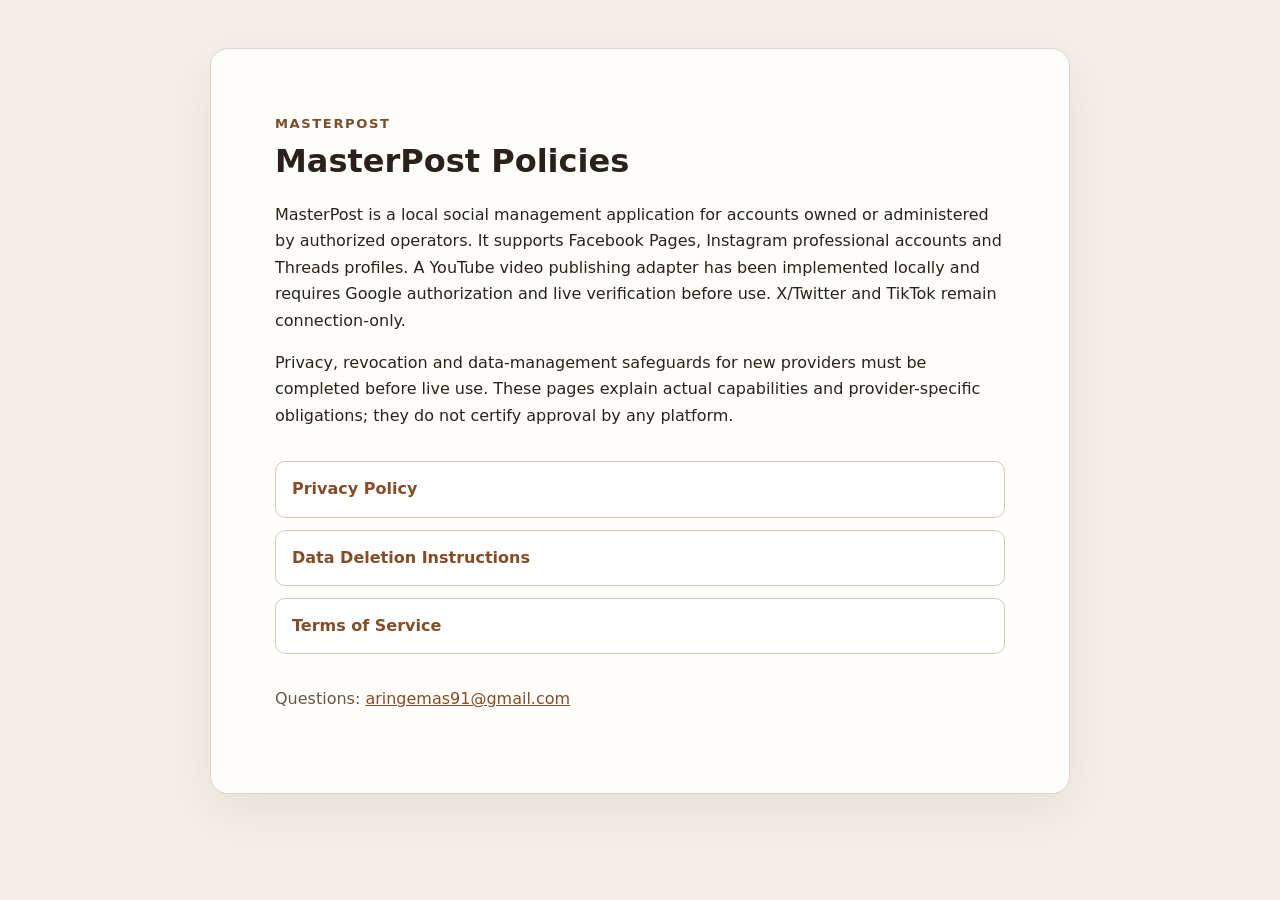
<file: index.html>
<!doctype html>
<html lang="en">
<head>
  <meta charset="utf-8">
  <meta name="viewport" content="width=device-width, initial-scale=1">
  <meta name="description" content="Official policies for the MasterPost local social publishing application.">
  <meta name="google-site-verification" content="zQykyho7zmy6Qe_H46rsLC2ZY513DMPlMJw_WCKQqjk" />
  <title>MasterPost Policies</title>
  <link rel="stylesheet" href="styles.css">
</head>
<body>
  <main class="card">
    <p class="eyebrow">MasterPost</p>
    <h1>MasterPost Policies</h1>
    <p>MasterPost is a local social management application for accounts owned or administered by authorized operators. It supports Facebook Pages, Instagram professional accounts and Threads profiles. A YouTube video publishing adapter has been implemented locally and requires Google authorization and live verification before use. X/Twitter and TikTok remain connection-only.</p>
    <p>Privacy, revocation and data-management safeguards for new providers must be completed before live use. These pages explain actual capabilities and provider-specific obligations; they do not certify approval by any platform.</p>
    <nav aria-label="Policy pages">
      <a href="privacy-policy.html">Privacy Policy</a>
      <a href="data-deletion.html">Data Deletion Instructions</a>
      <a href="terms.html">Terms of Service</a>
    </nav>
    <p class="contact">Questions: <a href="mailto:aringemas91@gmail.com">aringemas91@gmail.com</a></p>
  </main>
</body>
</html>
</file>
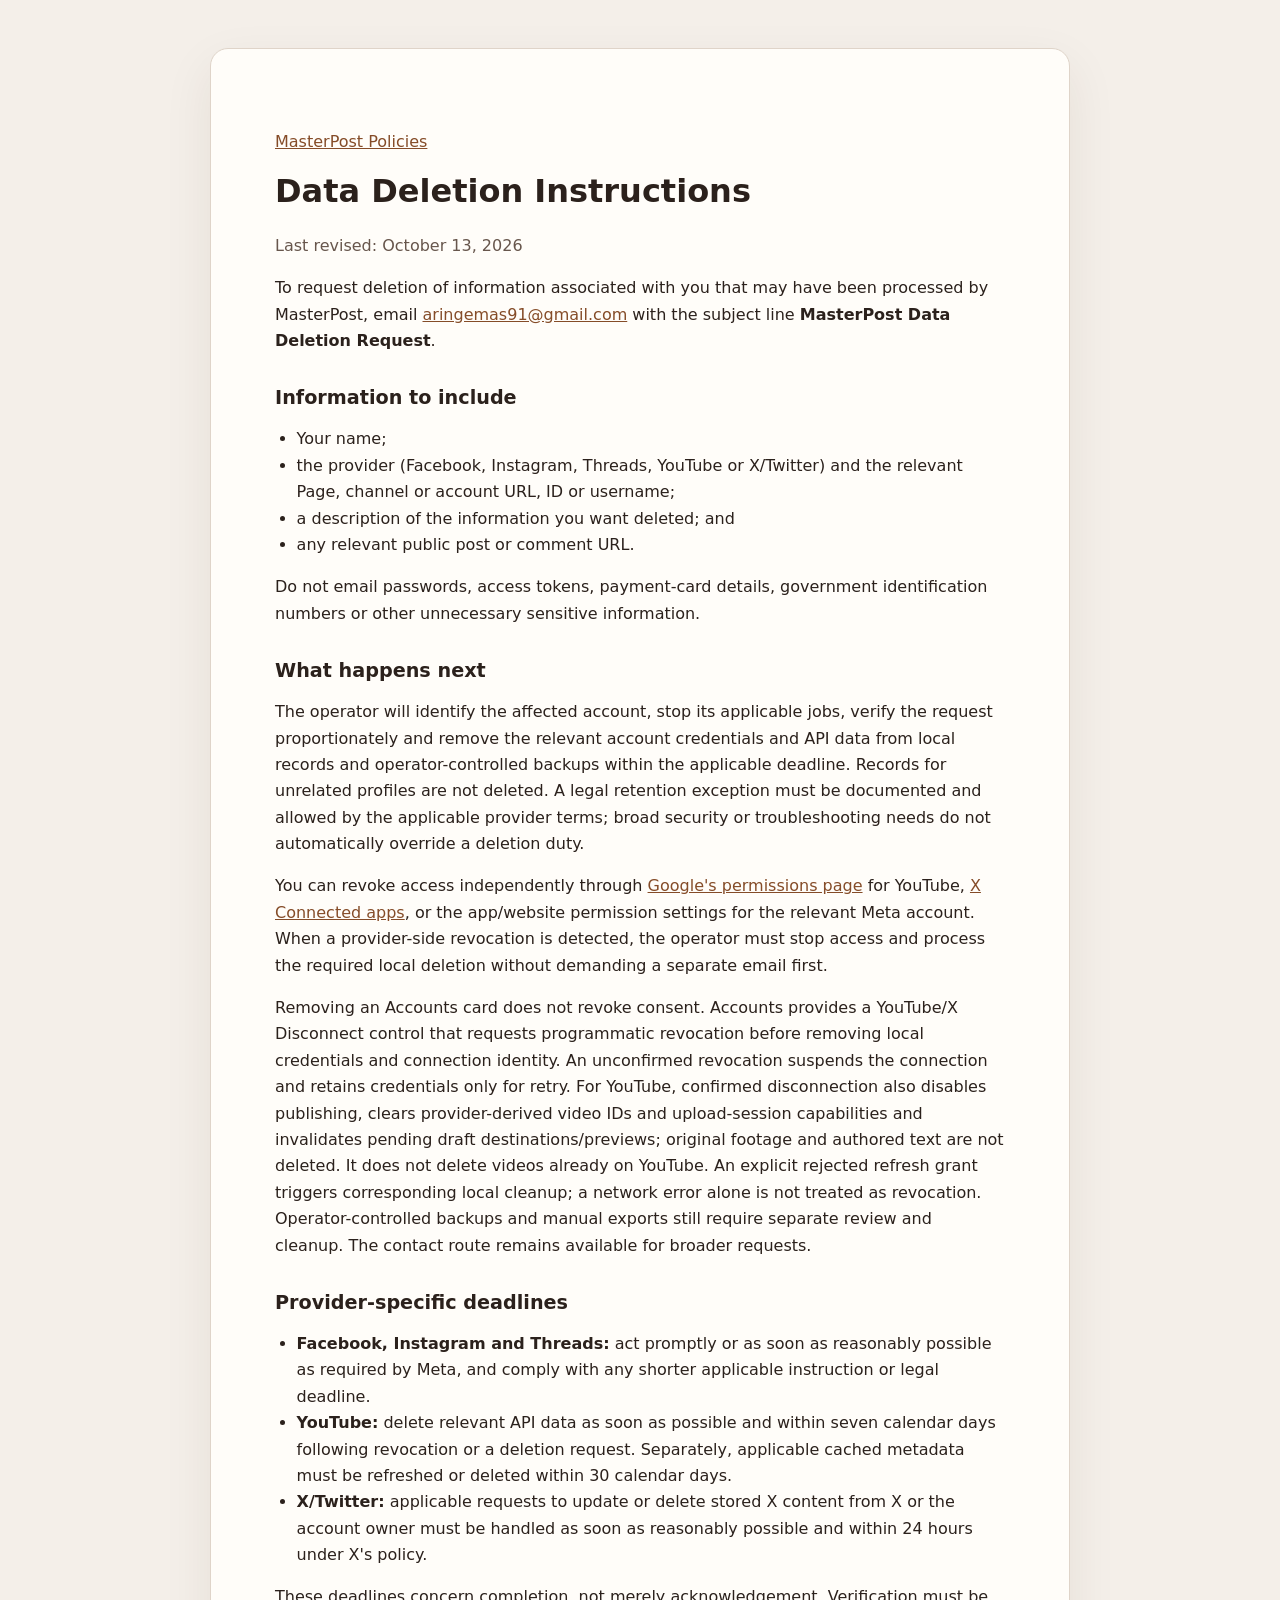
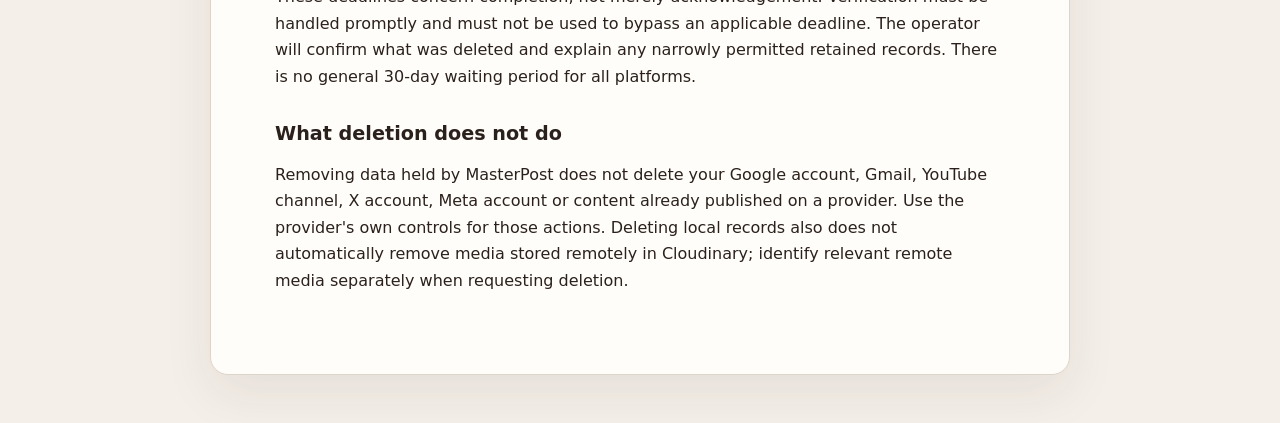
<file: data-deletion.html>
<!doctype html>
<html lang="en">
<head>
  <meta charset="utf-8">
  <meta name="viewport" content="width=device-width, initial-scale=1">
  <meta name="description" content="Data deletion instructions for the MasterPost local social publishing application.">
  <title>MasterPost Data Deletion Instructions</title>
  <link rel="stylesheet" href="styles.css">
</head>
<body>
  <main class="card policy">
    <p><a href="index.html">MasterPost Policies</a></p>
    <h1>Data Deletion Instructions</h1>
    <p class="updated">Last revised: October 13, 2026</p>

    <p>To request deletion of information associated with you that may have been processed by MasterPost, email <a href="mailto:aringemas91@gmail.com">aringemas91@gmail.com</a> with the subject line <strong>MasterPost Data Deletion Request</strong>.</p>

    <h2>Information to include</h2>
    <ul>
      <li>Your name;</li>
      <li>the provider (Facebook, Instagram, Threads, YouTube or X/Twitter) and the relevant Page, channel or account URL, ID or username;</li>
      <li>a description of the information you want deleted; and</li>
      <li>any relevant public post or comment URL.</li>
    </ul>
    <p>Do not email passwords, access tokens, payment-card details, government identification numbers or other unnecessary sensitive information.</p>

    <h2>What happens next</h2>
    <p>The operator will identify the affected account, stop its applicable jobs, verify the request proportionately and remove the relevant account credentials and API data from local records and operator-controlled backups within the applicable deadline. Records for unrelated profiles are not deleted. A legal retention exception must be documented and allowed by the applicable provider terms; broad security or troubleshooting needs do not automatically override a deletion duty.</p>
    <p>You can revoke access independently through <a href="https://security.google.com/settings/security/permissions">Google's permissions page</a> for YouTube, <a href="https://x.com/settings/connected_apps">X Connected apps</a>, or the app/website permission settings for the relevant Meta account. When a provider-side revocation is detected, the operator must stop access and process the required local deletion without demanding a separate email first.</p>
    <p>Removing an Accounts card does not revoke consent. Accounts provides a YouTube/X Disconnect control that requests programmatic revocation before removing local credentials and connection identity. An unconfirmed revocation suspends the connection and retains credentials only for retry. For YouTube, confirmed disconnection also disables publishing, clears provider-derived video IDs and upload-session capabilities and invalidates pending draft destinations/previews; original footage and authored text are not deleted. It does not delete videos already on YouTube. An explicit rejected refresh grant triggers corresponding local cleanup; a network error alone is not treated as revocation. Operator-controlled backups and manual exports still require separate review and cleanup. The contact route remains available for broader requests.</p>

    <h2>Provider-specific deadlines</h2>
    <ul>
      <li><strong>Facebook, Instagram and Threads:</strong> act promptly or as soon as reasonably possible as required by Meta, and comply with any shorter applicable instruction or legal deadline.</li>
      <li><strong>YouTube:</strong> delete relevant API data as soon as possible and within seven calendar days following revocation or a deletion request. Separately, applicable cached metadata must be refreshed or deleted within 30 calendar days.</li>
      <li><strong>X/Twitter:</strong> applicable requests to update or delete stored X content from X or the account owner must be handled as soon as reasonably possible and within 24 hours under X's policy.</li>
    </ul>
    <p>These deadlines concern completion, not merely acknowledgement. Verification must be handled promptly and must not be used to bypass an applicable deadline. The operator will confirm what was deleted and explain any narrowly permitted retained records. There is no general 30-day waiting period for all platforms.</p>
    <h2>What deletion does not do</h2>
    <p>Removing data held by MasterPost does not delete your Google account, Gmail, YouTube channel, X account, Meta account or content already published on a provider. Use the provider's own controls for those actions. Deleting local records also does not automatically remove media stored remotely in Cloudinary; identify relevant remote media separately when requesting deletion.</p>
  </main>
</body>
</html>
</file>
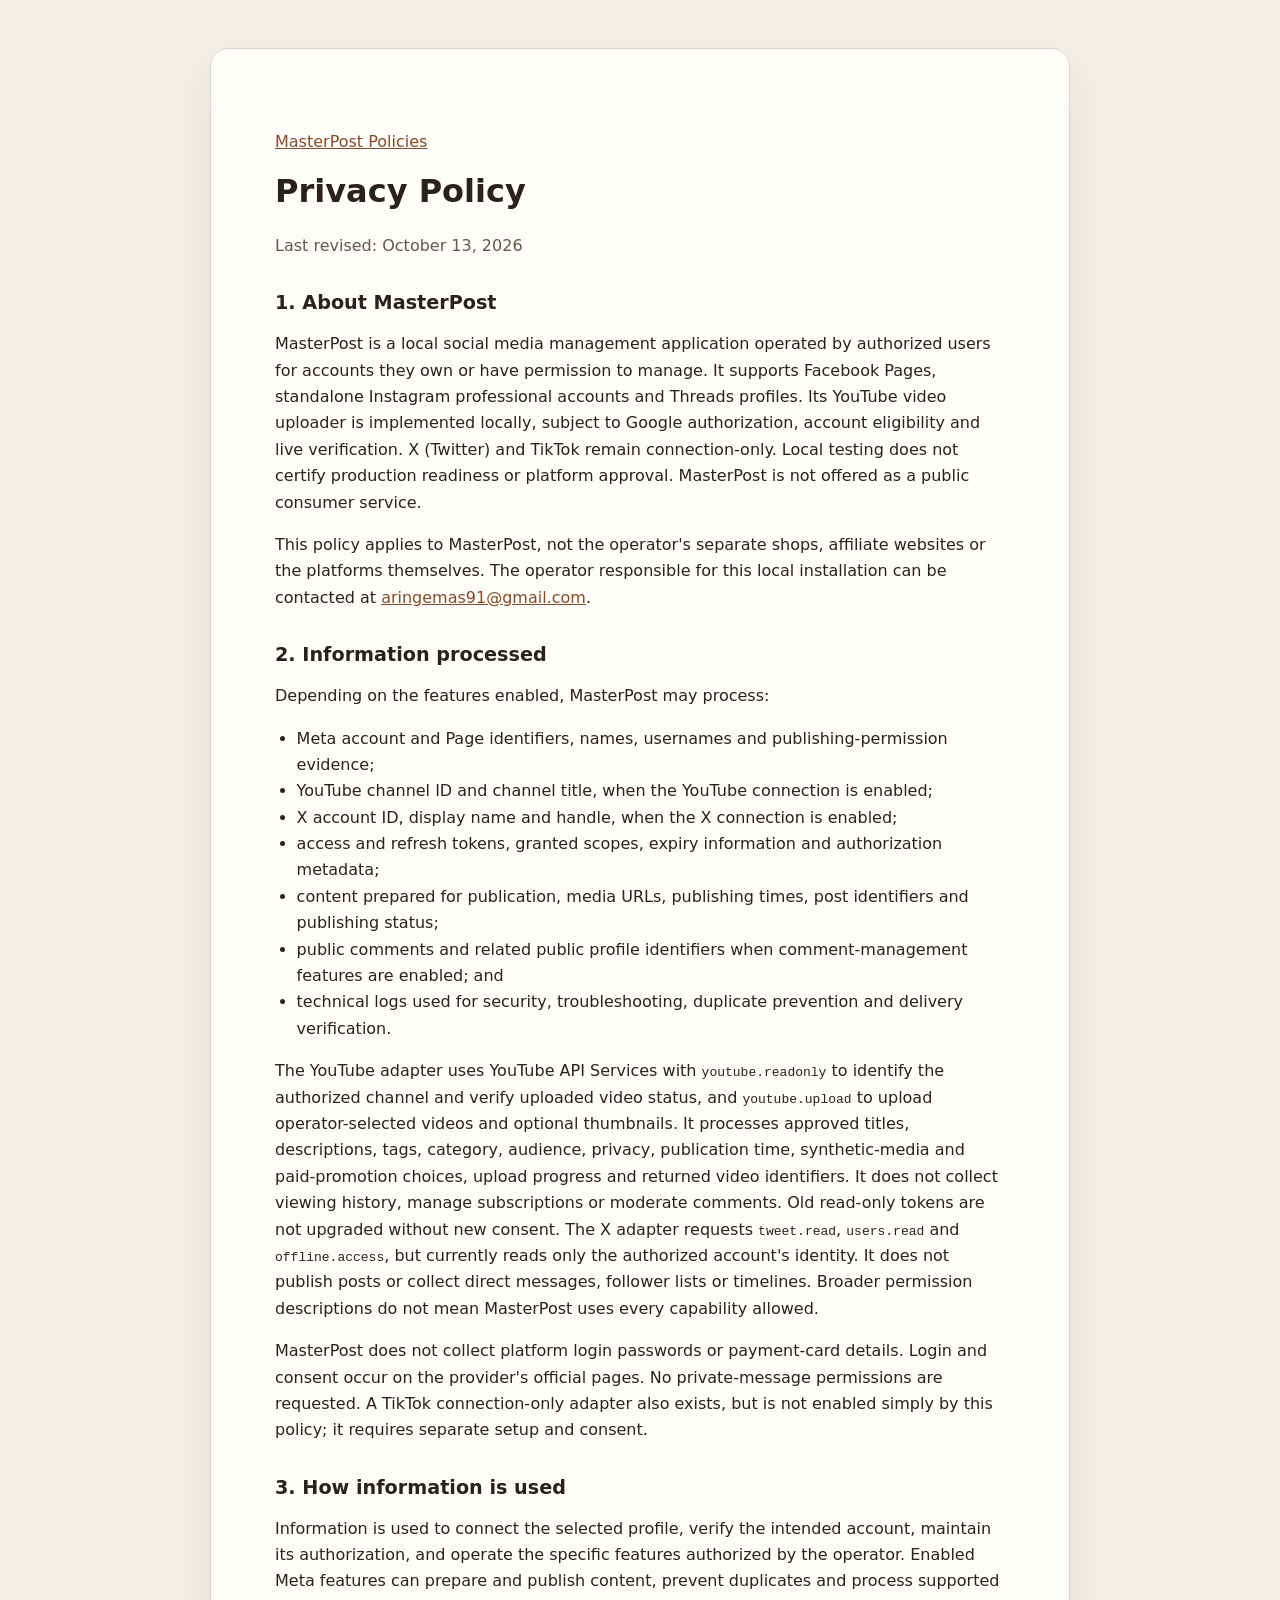
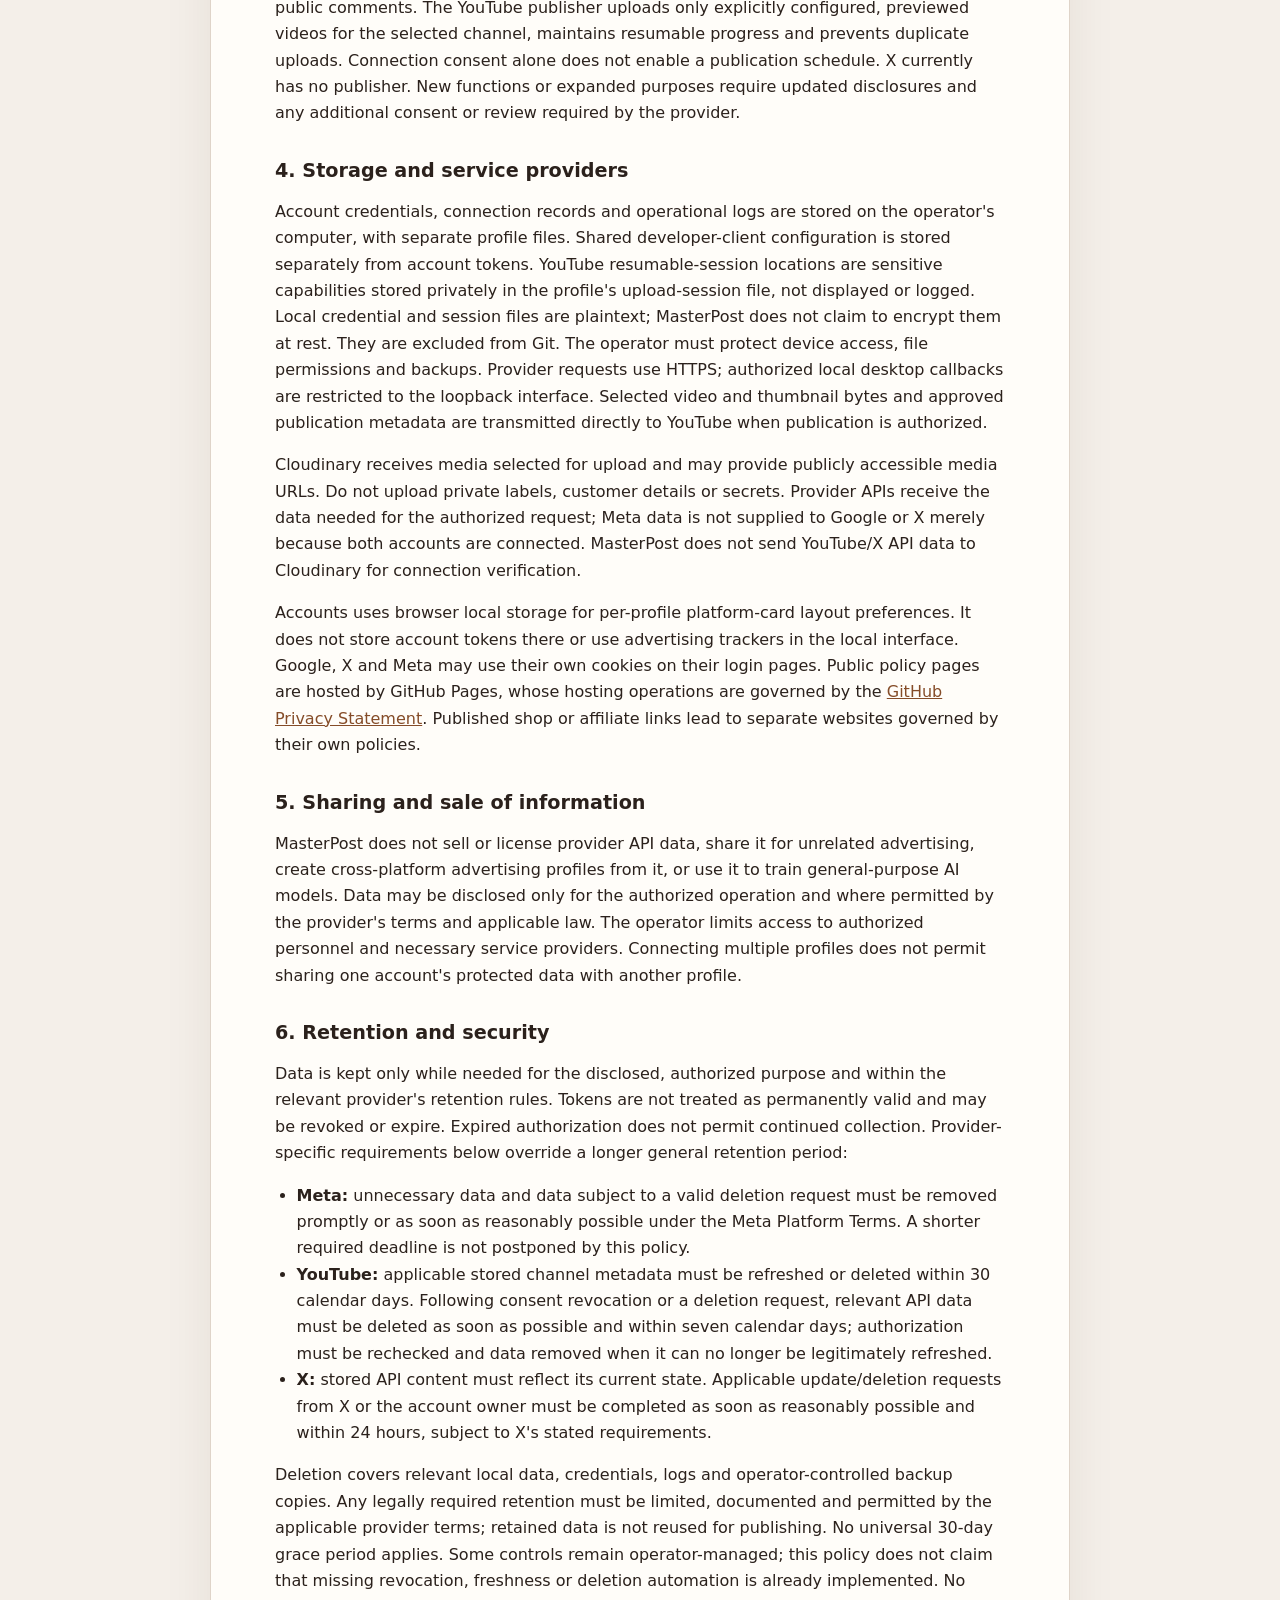
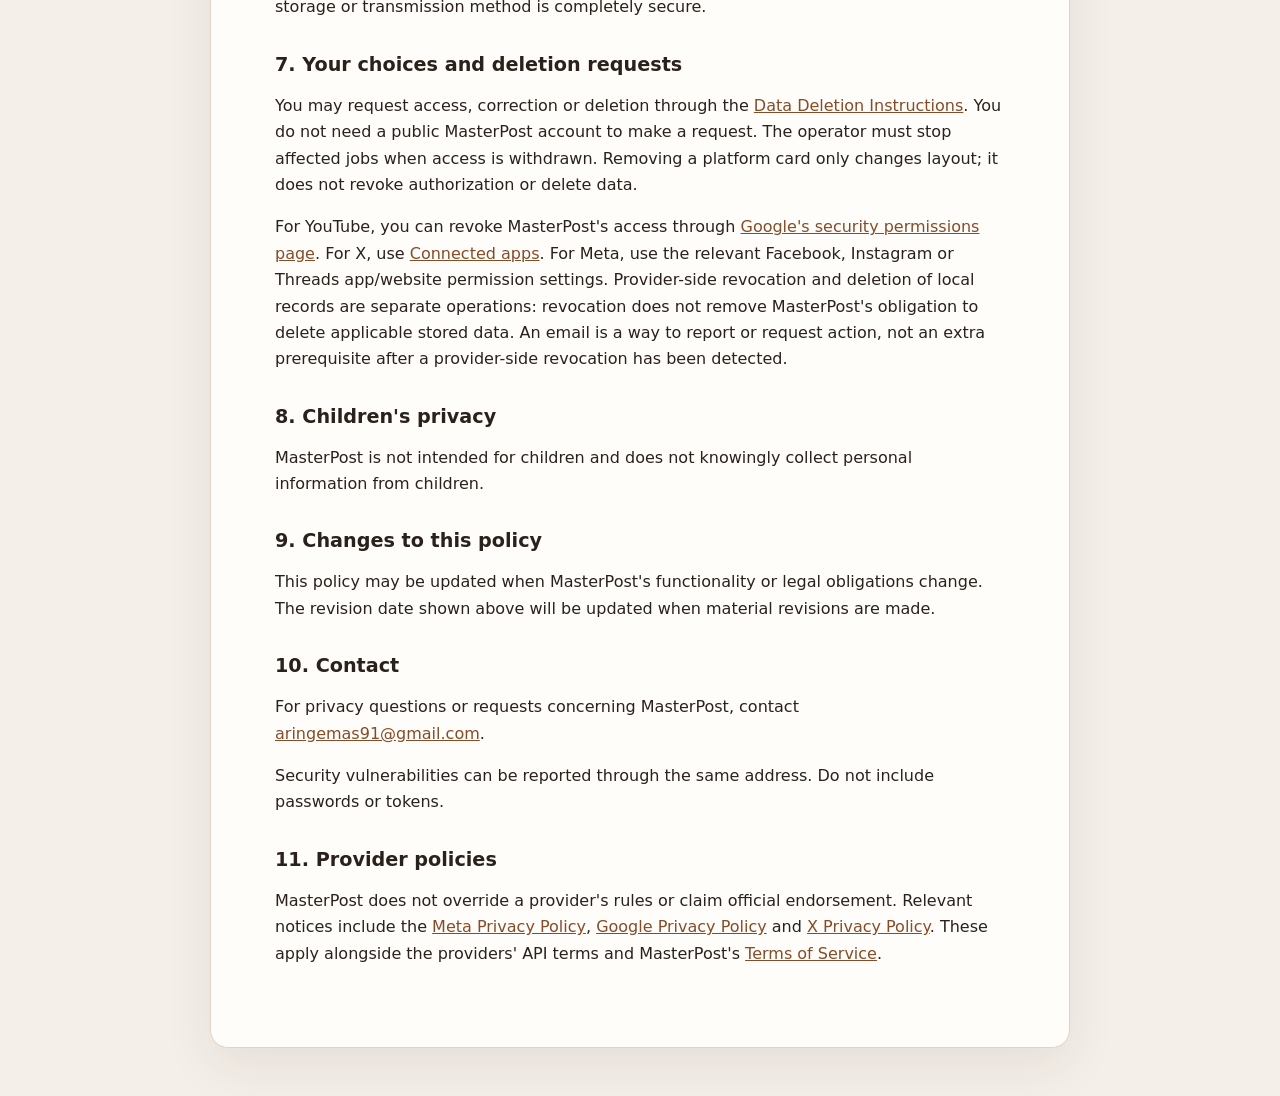
<file: privacy-policy.html>
<!doctype html>
<html lang="en">
<head>
  <meta charset="utf-8">
  <meta name="viewport" content="width=device-width, initial-scale=1">
  <meta name="description" content="Privacy Policy for the MasterPost local social publishing application.">
  <title>MasterPost Privacy Policy</title>
  <link rel="stylesheet" href="styles.css">
</head>
<body>
  <main class="card policy">
    <p><a href="index.html">MasterPost Policies</a></p>
    <h1>Privacy Policy</h1>
    <p class="updated">Last revised: October 13, 2026</p>

    <h2>1. About MasterPost</h2>
    <p>MasterPost is a local social media management application operated by authorized users for accounts they own or have permission to manage. It supports Facebook Pages, standalone Instagram professional accounts and Threads profiles. Its YouTube video uploader is implemented locally, subject to Google authorization, account eligibility and live verification. X (Twitter) and TikTok remain connection-only. Local testing does not certify production readiness or platform approval. MasterPost is not offered as a public consumer service.</p>
    <p>This policy applies to MasterPost, not the operator's separate shops, affiliate websites or the platforms themselves. The operator responsible for this local installation can be contacted at <a href="mailto:aringemas91@gmail.com">aringemas91@gmail.com</a>.</p>

    <h2>2. Information processed</h2>
    <p>Depending on the features enabled, MasterPost may process:</p>
    <ul>
      <li>Meta account and Page identifiers, names, usernames and publishing-permission evidence;</li>
      <li>YouTube channel ID and channel title, when the YouTube connection is enabled;</li>
      <li>X account ID, display name and handle, when the X connection is enabled;</li>
      <li>access and refresh tokens, granted scopes, expiry information and authorization metadata;</li>
      <li>content prepared for publication, media URLs, publishing times, post identifiers and publishing status;</li>
      <li>public comments and related public profile identifiers when comment-management features are enabled; and</li>
      <li>technical logs used for security, troubleshooting, duplicate prevention and delivery verification.</li>
    </ul>
    <p>The YouTube adapter uses YouTube API Services with <code>youtube.readonly</code> to identify the authorized channel and verify uploaded video status, and <code>youtube.upload</code> to upload operator-selected videos and optional thumbnails. It processes approved titles, descriptions, tags, category, audience, privacy, publication time, synthetic-media and paid-promotion choices, upload progress and returned video identifiers. It does not collect viewing history, manage subscriptions or moderate comments. Old read-only tokens are not upgraded without new consent. The X adapter requests <code>tweet.read</code>, <code>users.read</code> and <code>offline.access</code>, but currently reads only the authorized account's identity. It does not publish posts or collect direct messages, follower lists or timelines. Broader permission descriptions do not mean MasterPost uses every capability allowed.</p>
    <p>MasterPost does not collect platform login passwords or payment-card details. Login and consent occur on the provider's official pages. No private-message permissions are requested. A TikTok connection-only adapter also exists, but is not enabled simply by this policy; it requires separate setup and consent.</p>

    <h2>3. How information is used</h2>
    <p>Information is used to connect the selected profile, verify the intended account, maintain its authorization, and operate the specific features authorized by the operator. Enabled Meta features can prepare and publish content, prevent duplicates and process supported public comments. The YouTube publisher uploads only explicitly configured, previewed videos for the selected channel, maintains resumable progress and prevents duplicate uploads. Connection consent alone does not enable a publication schedule. X currently has no publisher. New functions or expanded purposes require updated disclosures and any additional consent or review required by the provider.</p>

    <h2>4. Storage and service providers</h2>
    <p>Account credentials, connection records and operational logs are stored on the operator's computer, with separate profile files. Shared developer-client configuration is stored separately from account tokens. YouTube resumable-session locations are sensitive capabilities stored privately in the profile's upload-session file, not displayed or logged. Local credential and session files are plaintext; MasterPost does not claim to encrypt them at rest. They are excluded from Git. The operator must protect device access, file permissions and backups. Provider requests use HTTPS; authorized local desktop callbacks are restricted to the loopback interface. Selected video and thumbnail bytes and approved publication metadata are transmitted directly to YouTube when publication is authorized.</p>
    <p>Cloudinary receives media selected for upload and may provide publicly accessible media URLs. Do not upload private labels, customer details or secrets. Provider APIs receive the data needed for the authorized request; Meta data is not supplied to Google or X merely because both accounts are connected. MasterPost does not send YouTube/X API data to Cloudinary for connection verification.</p>
    <p>Accounts uses browser local storage for per-profile platform-card layout preferences. It does not store account tokens there or use advertising trackers in the local interface. Google, X and Meta may use their own cookies on their login pages. Public policy pages are hosted by GitHub Pages, whose hosting operations are governed by the <a href="https://docs.github.com/en/site-policy/privacy-policies/github-general-privacy-statement">GitHub Privacy Statement</a>. Published shop or affiliate links lead to separate websites governed by their own policies.</p>

    <h2>5. Sharing and sale of information</h2>
    <p>MasterPost does not sell or license provider API data, share it for unrelated advertising, create cross-platform advertising profiles from it, or use it to train general-purpose AI models. Data may be disclosed only for the authorized operation and where permitted by the provider's terms and applicable law. The operator limits access to authorized personnel and necessary service providers. Connecting multiple profiles does not permit sharing one account's protected data with another profile.</p>

    <h2>6. Retention and security</h2>
    <p>Data is kept only while needed for the disclosed, authorized purpose and within the relevant provider's retention rules. Tokens are not treated as permanently valid and may be revoked or expire. Expired authorization does not permit continued collection. Provider-specific requirements below override a longer general retention period:</p>
    <ul>
      <li><strong>Meta:</strong> unnecessary data and data subject to a valid deletion request must be removed promptly or as soon as reasonably possible under the Meta Platform Terms. A shorter required deadline is not postponed by this policy.</li>
      <li><strong>YouTube:</strong> applicable stored channel metadata must be refreshed or deleted within 30 calendar days. Following consent revocation or a deletion request, relevant API data must be deleted as soon as possible and within seven calendar days; authorization must be rechecked and data removed when it can no longer be legitimately refreshed.</li>
      <li><strong>X:</strong> stored API content must reflect its current state. Applicable update/deletion requests from X or the account owner must be completed as soon as reasonably possible and within 24 hours, subject to X's stated requirements.</li>
    </ul>
    <p>Deletion covers relevant local data, credentials, logs and operator-controlled backup copies. Any legally required retention must be limited, documented and permitted by the applicable provider terms; retained data is not reused for publishing. No universal 30-day grace period applies. Some controls remain operator-managed; this policy does not claim that missing revocation, freshness or deletion automation is already implemented. No storage or transmission method is completely secure.</p>

    <h2>7. Your choices and deletion requests</h2>
    <p>You may request access, correction or deletion through the <a href="data-deletion.html">Data Deletion Instructions</a>. You do not need a public MasterPost account to make a request. The operator must stop affected jobs when access is withdrawn. Removing a platform card only changes layout; it does not revoke authorization or delete data.</p>
    <p>For YouTube, you can revoke MasterPost's access through <a href="https://security.google.com/settings/security/permissions">Google's security permissions page</a>. For X, use <a href="https://x.com/settings/connected_apps">Connected apps</a>. For Meta, use the relevant Facebook, Instagram or Threads app/website permission settings. Provider-side revocation and deletion of local records are separate operations: revocation does not remove MasterPost's obligation to delete applicable stored data. An email is a way to report or request action, not an extra prerequisite after a provider-side revocation has been detected.</p>

    <h2>8. Children's privacy</h2>
    <p>MasterPost is not intended for children and does not knowingly collect personal information from children.</p>

    <h2>9. Changes to this policy</h2>
    <p>This policy may be updated when MasterPost's functionality or legal obligations change. The revision date shown above will be updated when material revisions are made.</p>

    <h2>10. Contact</h2>
    <p>For privacy questions or requests concerning MasterPost, contact <a href="mailto:aringemas91@gmail.com">aringemas91@gmail.com</a>.</p>
    <p>Security vulnerabilities can be reported through the same address. Do not include passwords or tokens.</p>
    <h2>11. Provider policies</h2>
    <p>MasterPost does not override a provider's rules or claim official endorsement. Relevant notices include the <a href="https://www.facebook.com/privacy/policy/">Meta Privacy Policy</a>, <a href="https://policies.google.com/privacy">Google Privacy Policy</a> and <a href="https://x.com/en/privacy">X Privacy Policy</a>. These apply alongside the providers' API terms and MasterPost's <a href="terms.html">Terms of Service</a>.</p>
  </main>
</body>
</html>
</file>
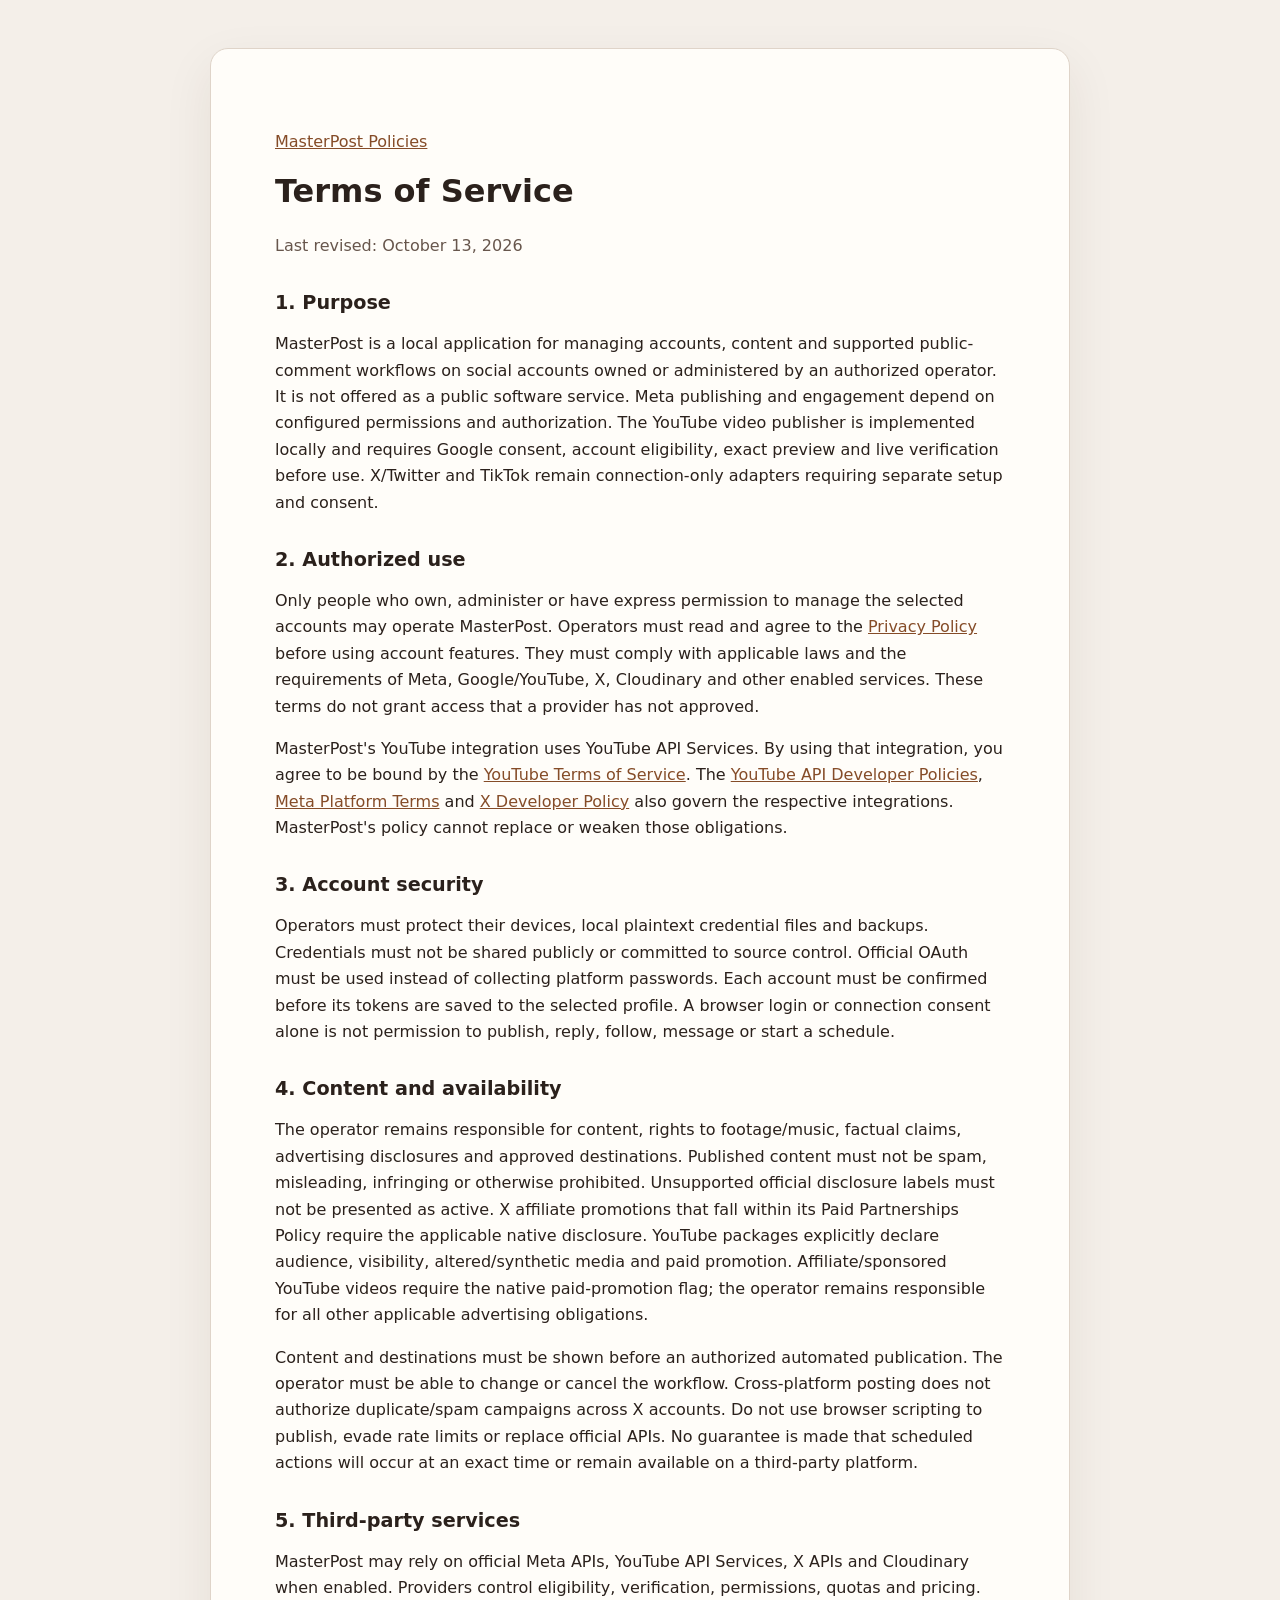
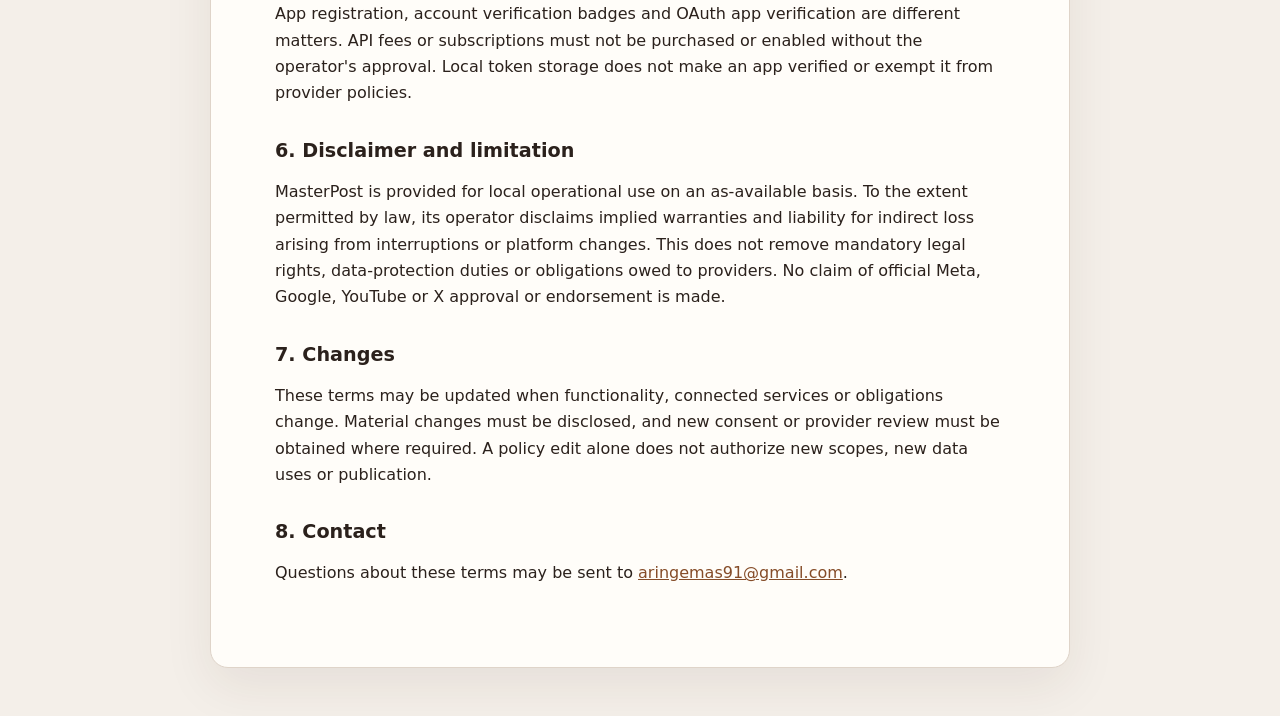
<file: terms.html>
<!doctype html>
<html lang="en">
<head>
  <meta charset="utf-8">
  <meta name="viewport" content="width=device-width, initial-scale=1">
  <meta name="description" content="Terms of Service for the MasterPost local social publishing application.">
  <title>MasterPost Terms of Service</title>
  <link rel="stylesheet" href="styles.css">
</head>
<body>
  <main class="card policy">
    <p><a href="index.html">MasterPost Policies</a></p>
    <h1>Terms of Service</h1>
    <p class="updated">Last revised: October 13, 2026</p>

    <h2>1. Purpose</h2>
    <p>MasterPost is a local application for managing accounts, content and supported public-comment workflows on social accounts owned or administered by an authorized operator. It is not offered as a public software service. Meta publishing and engagement depend on configured permissions and authorization. The YouTube video publisher is implemented locally and requires Google consent, account eligibility, exact preview and live verification before use. X/Twitter and TikTok remain connection-only adapters requiring separate setup and consent.</p>

    <h2>2. Authorized use</h2>
    <p>Only people who own, administer or have express permission to manage the selected accounts may operate MasterPost. Operators must read and agree to the <a href="privacy-policy.html">Privacy Policy</a> before using account features. They must comply with applicable laws and the requirements of Meta, Google/YouTube, X, Cloudinary and other enabled services. These terms do not grant access that a provider has not approved.</p>
    <p>MasterPost's YouTube integration uses YouTube API Services. By using that integration, you agree to be bound by the <a href="https://www.youtube.com/t/terms">YouTube Terms of Service</a>. The <a href="https://developers.google.com/youtube/terms/developer-policies">YouTube API Developer Policies</a>, <a href="https://developers.facebook.com/terms/">Meta Platform Terms</a> and <a href="https://docs.x.com/developer-terms/policy">X Developer Policy</a> also govern the respective integrations. MasterPost's policy cannot replace or weaken those obligations.</p>

    <h2>3. Account security</h2>
    <p>Operators must protect their devices, local plaintext credential files and backups. Credentials must not be shared publicly or committed to source control. Official OAuth must be used instead of collecting platform passwords. Each account must be confirmed before its tokens are saved to the selected profile. A browser login or connection consent alone is not permission to publish, reply, follow, message or start a schedule.</p>

    <h2>4. Content and availability</h2>
    <p>The operator remains responsible for content, rights to footage/music, factual claims, advertising disclosures and approved destinations. Published content must not be spam, misleading, infringing or otherwise prohibited. Unsupported official disclosure labels must not be presented as active. X affiliate promotions that fall within its Paid Partnerships Policy require the applicable native disclosure. YouTube packages explicitly declare audience, visibility, altered/synthetic media and paid promotion. Affiliate/sponsored YouTube videos require the native paid-promotion flag; the operator remains responsible for all other applicable advertising obligations.</p>
    <p>Content and destinations must be shown before an authorized automated publication. The operator must be able to change or cancel the workflow. Cross-platform posting does not authorize duplicate/spam campaigns across X accounts. Do not use browser scripting to publish, evade rate limits or replace official APIs. No guarantee is made that scheduled actions will occur at an exact time or remain available on a third-party platform.</p>

    <h2>5. Third-party services</h2>
    <p>MasterPost may rely on official Meta APIs, YouTube API Services, X APIs and Cloudinary when enabled. Providers control eligibility, verification, permissions, quotas and pricing. App registration, account verification badges and OAuth app verification are different matters. API fees or subscriptions must not be purchased or enabled without the operator's approval. Local token storage does not make an app verified or exempt it from provider policies.</p>

    <h2>6. Disclaimer and limitation</h2>
    <p>MasterPost is provided for local operational use on an as-available basis. To the extent permitted by law, its operator disclaims implied warranties and liability for indirect loss arising from interruptions or platform changes. This does not remove mandatory legal rights, data-protection duties or obligations owed to providers. No claim of official Meta, Google, YouTube or X approval or endorsement is made.</p>

    <h2>7. Changes</h2>
    <p>These terms may be updated when functionality, connected services or obligations change. Material changes must be disclosed, and new consent or provider review must be obtained where required. A policy edit alone does not authorize new scopes, new data uses or publication.</p>

    <h2>8. Contact</h2>
    <p>Questions about these terms may be sent to <a href="mailto:aringemas91@gmail.com">aringemas91@gmail.com</a>.</p>
  </main>
</body>
</html>
</file>
<file: styles.css>
:root {
  color-scheme: light;
  font-family: Inter, ui-sans-serif, system-ui, -apple-system, BlinkMacSystemFont, "Segoe UI", sans-serif;
  color: #2b211c;
  background: #f4efe9;
}

* { box-sizing: border-box; }

body {
  margin: 0;
  padding: 48px 20px;
  line-height: 1.65;
}

.card {
  width: min(860px, 100%);
  margin: 0 auto;
  padding: clamp(28px, 6vw, 64px);
  background: #fffdf9;
  border: 1px solid #dfd4c9;
  border-radius: 18px;
  box-shadow: 0 18px 50px rgba(66, 43, 31, 0.08);
}

.eyebrow {
  margin: 0 0 6px;
  color: #7a4d2f;
  font-size: 0.82rem;
  font-weight: 700;
  letter-spacing: 0.12em;
  text-transform: uppercase;
}

h1, h2 { line-height: 1.25; }
h1 { margin-top: 0; }
h2 { margin-top: 2rem; font-size: 1.2rem; }
a { color: #854c28; }

nav {
  display: grid;
  gap: 12px;
  margin: 32px 0;
}

nav a {
  padding: 14px 16px;
  border: 1px solid #d8c7b9;
  border-radius: 10px;
  background: #fff;
  font-weight: 650;
  text-decoration: none;
}

nav a:hover, nav a:focus { background: #f7eee5; }
.updated, .contact { color: #67564c; }
.policy ul { padding-left: 1.35rem; }

@media (max-width: 560px) {
  body { padding: 20px 12px; }
  .card { border-radius: 12px; }
}
</file>
